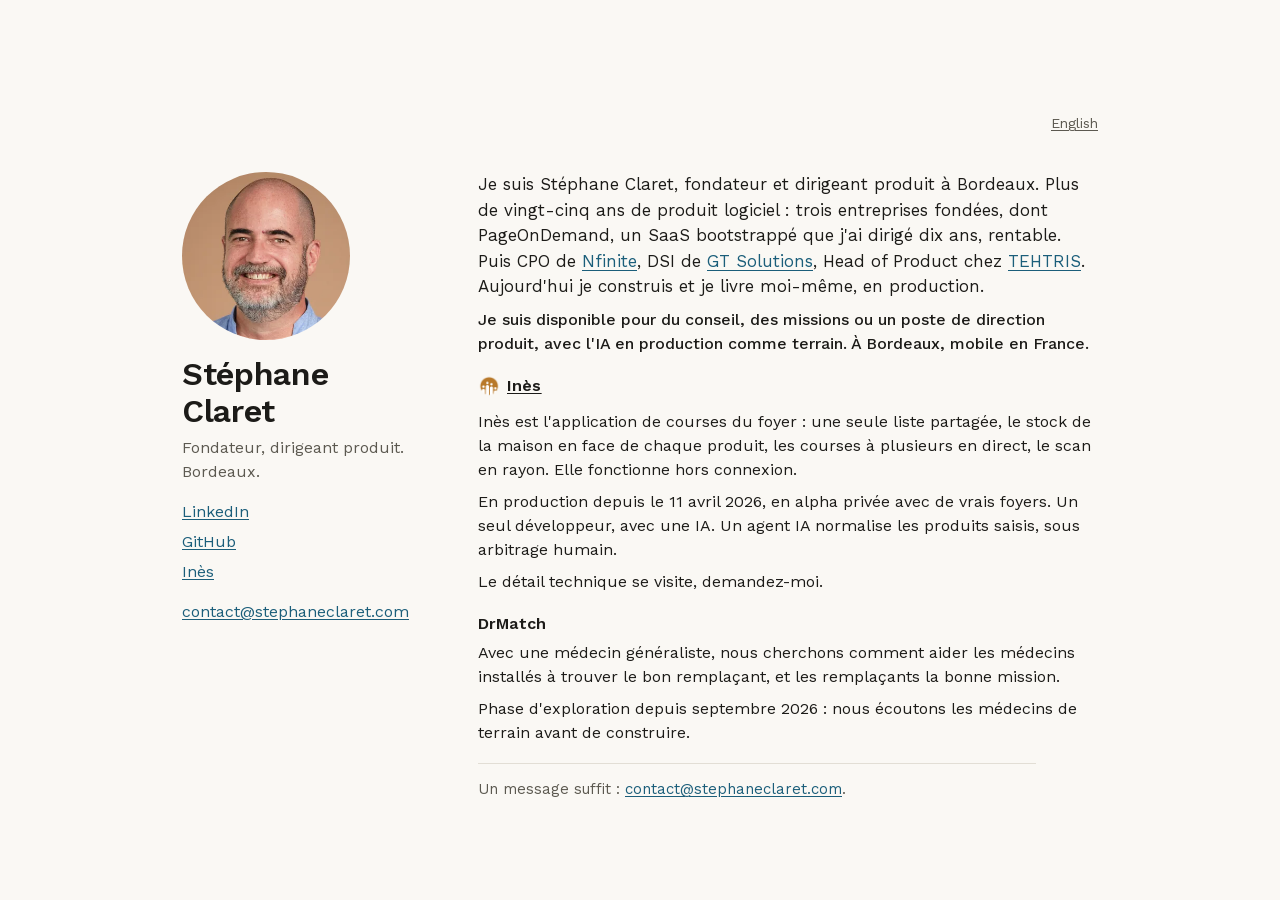
<file: index.html>
<!doctype html>
<html lang="fr">
<head>
<meta charset="utf-8">
<meta name="viewport" content="width=device-width, initial-scale=1, viewport-fit=cover">
<title>Stéphane Claret</title>
<meta name="description" content="Stéphane Claret, fondateur et dirigeant produit, Bordeaux. Je construis et je livre Inès en production. Disponible pour du conseil, des missions ou un poste de direction produit.">
<link rel="canonical" href="https://stephaneclaret.com/">
<link rel="alternate" hreflang="fr" href="https://stephaneclaret.com/">
<link rel="alternate" hreflang="en" href="https://stephaneclaret.com/en/">
<link rel="alternate" hreflang="x-default" href="https://stephaneclaret.com/">
<link rel="icon" href="assets/favicon.svg" type="image/svg+xml">
<link rel="stylesheet" href="assets/site.css">
<meta property="og:type" content="profile">
<meta property="og:locale" content="fr_FR">
<meta property="og:locale:alternate" content="en_GB">
<meta property="og:url" content="https://stephaneclaret.com/">
<meta property="og:site_name" content="Stéphane Claret">
<meta property="og:title" content="Stéphane Claret">
<meta property="og:description" content="Fondateur et dirigeant produit, Bordeaux. Je construis et je livre Inès en production. Disponible pour du conseil, des missions ou un poste de direction produit.">
<meta property="og:image" content="https://stephaneclaret.com/assets/og.jpg">
<meta property="og:image:secure_url" content="https://stephaneclaret.com/assets/og.jpg">
<meta property="og:image:type" content="image/jpeg">
<meta property="og:image:width" content="957">
<meta property="og:image:height" content="957">
<meta property="og:image:alt" content="Portrait de Stéphane Claret">
<meta name="twitter:card" content="summary">
<meta name="twitter:title" content="Stéphane Claret">
<meta name="twitter:description" content="Fondateur et dirigeant produit, Bordeaux. Disponible pour du conseil, des missions ou un poste de direction produit.">
<meta name="twitter:image" content="https://stephaneclaret.com/assets/og.jpg">
<script type="application/ld+json">
{
  "@context": "https://schema.org",
  "@graph": [
    {
      "@type": "Person",
      "@id": "https://stephaneclaret.com/#person",
      "name": "Stéphane Claret",
      "url": "https://stephaneclaret.com/",
      "image": "https://stephaneclaret.com/assets/og.jpg",
      "jobTitle": "Fondateur, dirigeant produit",
      "description": "Fondateur et dirigeant produit à Bordeaux. Construit et livre Inès en production. Disponible pour du conseil, des missions ou un poste de direction produit.",
      "email": "mailto:contact@stephaneclaret.com",
      "address": { "@type": "PostalAddress", "addressLocality": "Bordeaux", "addressCountry": "FR" },
      "knowsLanguage": ["fr", "en"],
      "knowsAbout": ["Direction produit", "SaaS", "IA en production", "Tarification et monétisation"],
      "sameAs": ["https://www.linkedin.com/in/stephaneclaret", "https://github.com/StephaneClaret"]
    },
    {
      "@type": "Organization",
      "@id": "https://ines.family/#organization",
      "name": "Inès",
      "url": "https://ines.family/",
      "description": "Application de courses du foyer. En production depuis le 11 avril 2026.",
      "founder": { "@id": "https://stephaneclaret.com/#person" },
      "foundingDate": "2026-04-11"
    },
    {
      "@type": "Organization",
      "@id": "https://stephaneclaret.com/#drmatch",
      "name": "DrMatch",
      "description": "Projet en exploration depuis septembre 2026 : aider les médecins généralistes installés à trouver le bon remplaçant, et les remplaçants la bonne mission.",
      "founder": { "@id": "https://stephaneclaret.com/#person" }
    },
    {
      "@type": "WebSite",
      "@id": "https://stephaneclaret.com/#website",
      "url": "https://stephaneclaret.com/",
      "name": "Stéphane Claret",
      "inLanguage": ["fr", "en"],
      "about": { "@id": "https://stephaneclaret.com/#person" }
    }
  ]
}
</script>
</head>
<body>
<div class="page">
  <p class="lang"><a href="en/" hreflang="en" lang="en">English</a></p>

  <header class="aside">
    <img class="photo" src="assets/photo-320.webp" srcset="assets/photo-320.webp 320w, assets/photo-640.webp 640w" sizes="(min-width: 860px) 168px, 136px" width="320" height="320" alt="Portrait de Stéphane Claret" fetchpriority="high">
    <div>
      <h1>Stéphane Claret</h1>
      <p class="tagline">Fondateur, dirigeant produit. Bordeaux.</p>
    </div>
    <ul class="links">
      <li><a href="https://www.linkedin.com/in/stephaneclaret" target="_blank" rel="me noopener">LinkedIn</a></li>
      <li><a href="https://github.com/StephaneClaret" target="_blank" rel="me noopener">GitHub</a></li>
      <li><a href="https://ines.family" target="_blank" rel="noopener">Inès</a></li>
      <li class="mail"><a href="mailto:contact@stephaneclaret.com">contact@stephaneclaret.com</a></li>
    </ul>
  </header>

  <main class="main">
    <section class="block">
      <p class="lede">Je suis Stéphane Claret, fondateur et dirigeant produit à Bordeaux. Plus de vingt-cinq ans de produit logiciel : trois entreprises fondées, dont PageOnDemand, un SaaS bootstrappé que j'ai dirigé dix ans, rentable. Puis CPO de <a href="https://nfinite.ai" target="_blank" rel="noopener">Nfinite</a>, DSI de <a href="https://gt-solutions.fr" target="_blank" rel="noopener">GT Solutions</a>, Head of Product chez <a href="https://tehtris.com" target="_blank" rel="noopener">TEHTRIS</a>. Aujourd'hui je construis et je livre moi-même, en production.</p>
      <p class="avail">Je suis disponible pour du conseil, des missions ou un poste de direction produit, avec l'IA en production comme terrain. À Bordeaux, mobile en France.</p>
    </section>

    <section class="block">
      <h2><a href="https://ines.family" target="_blank" rel="noopener"><img class="mark" src="assets/ines-mark.png" alt="" width="96" height="96">Inès</a></h2>
      <p>Inès est l'application de courses du foyer : une seule liste partagée, le stock de la maison en face de chaque produit, les courses à plusieurs en direct, le scan en rayon. Elle fonctionne hors connexion.</p>
      <p>En production depuis le 11 avril 2026, en alpha privée avec de vrais foyers. Un seul développeur, avec une IA. Un agent IA normalise les produits saisis, sous arbitrage humain.</p>
      <p>Le détail technique se visite, demandez-moi.</p>
    </section>

    <section class="block">
      <h2>DrMatch</h2>
      <p>Avec une médecin généraliste, nous cherchons comment aider les médecins installés à trouver le bon remplaçant, et les remplaçants la bonne mission.</p>
      <p>Phase d'exploration depuis septembre 2026 : nous écoutons les médecins de terrain avant de construire.</p>
    </section>

    <p class="block contact">Un message suffit : <a href="mailto:contact@stephaneclaret.com">contact@stephaneclaret.com</a>.</p>
  </main>
</div>
</body>
</html>
</file>
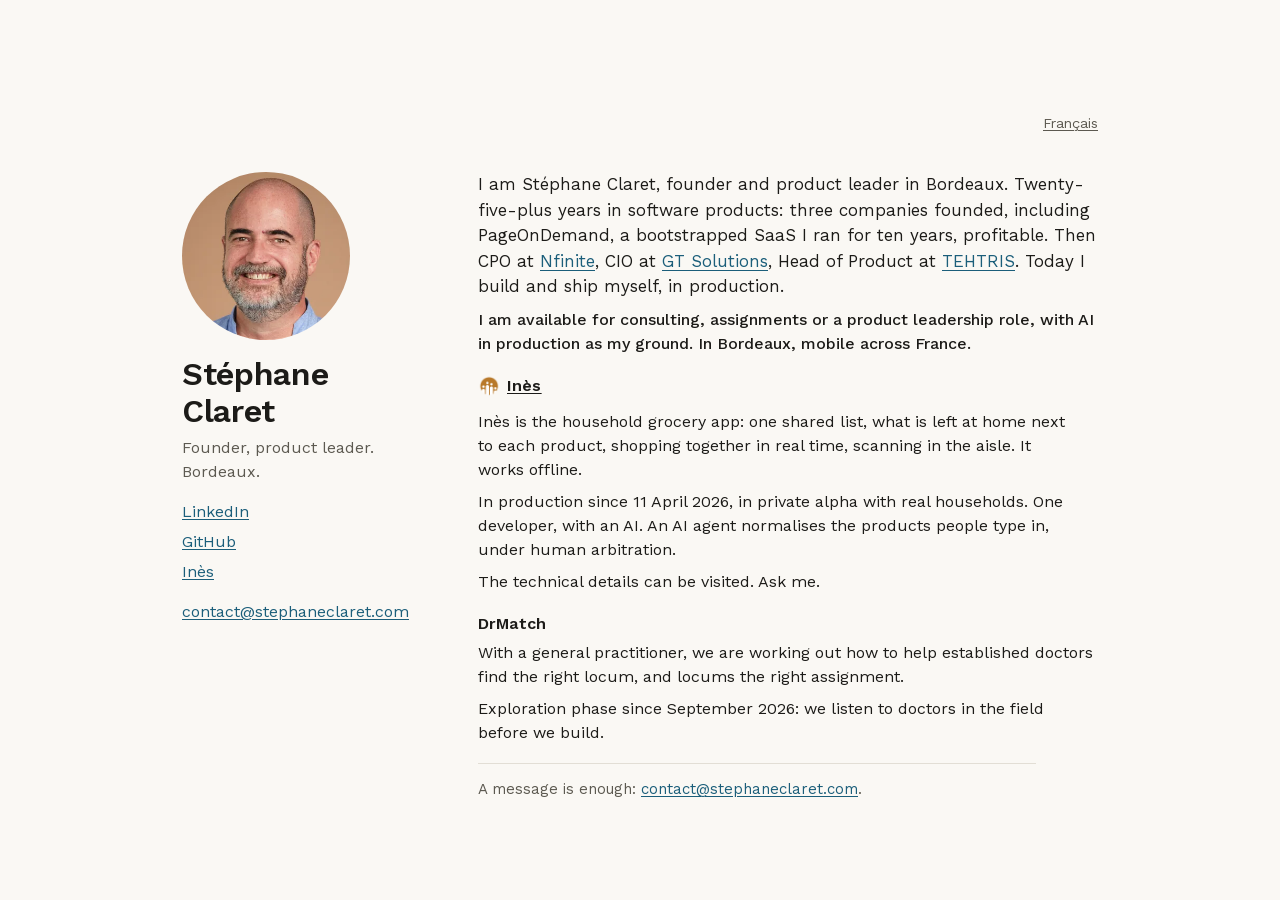
<file: en/index.html>
<!doctype html>
<html lang="en">
<head>
<meta charset="utf-8">
<meta name="viewport" content="width=device-width, initial-scale=1, viewport-fit=cover">
<title>Stéphane Claret</title>
<meta name="description" content="Stéphane Claret, founder and product leader, Bordeaux. I build and ship Inès in production. Available for consulting, assignments or a product leadership role.">
<link rel="canonical" href="https://stephaneclaret.com/en/">
<link rel="alternate" hreflang="fr" href="https://stephaneclaret.com/">
<link rel="alternate" hreflang="en" href="https://stephaneclaret.com/en/">
<link rel="alternate" hreflang="x-default" href="https://stephaneclaret.com/">
<link rel="icon" href="../assets/favicon.svg" type="image/svg+xml">
<link rel="stylesheet" href="../assets/site.css">
<meta property="og:type" content="profile">
<meta property="og:locale" content="en_GB">
<meta property="og:locale:alternate" content="fr_FR">
<meta property="og:url" content="https://stephaneclaret.com/en/">
<meta property="og:site_name" content="Stéphane Claret">
<meta property="og:title" content="Stéphane Claret">
<meta property="og:description" content="Founder and product leader, Bordeaux. I build and ship Inès in production. Available for consulting, assignments or a product leadership role.">
<meta property="og:image" content="https://stephaneclaret.com/assets/og.jpg">
<meta property="og:image:secure_url" content="https://stephaneclaret.com/assets/og.jpg">
<meta property="og:image:type" content="image/jpeg">
<meta property="og:image:width" content="957">
<meta property="og:image:height" content="957">
<meta property="og:image:alt" content="Portrait of Stéphane Claret">
<meta name="twitter:card" content="summary">
<meta name="twitter:title" content="Stéphane Claret">
<meta name="twitter:description" content="Founder and product leader, Bordeaux. Available for consulting, assignments or a product leadership role.">
<meta name="twitter:image" content="https://stephaneclaret.com/assets/og.jpg">
<script type="application/ld+json">
{
  "@context": "https://schema.org",
  "@graph": [
    {
      "@type": "Person",
      "@id": "https://stephaneclaret.com/#person",
      "name": "Stéphane Claret",
      "url": "https://stephaneclaret.com/en/",
      "image": "https://stephaneclaret.com/assets/og.jpg",
      "jobTitle": "Founder, product leader",
      "description": "Founder and product leader in Bordeaux. Builds and ships Inès in production. Available for consulting, assignments or a product leadership role.",
      "email": "mailto:contact@stephaneclaret.com",
      "address": { "@type": "PostalAddress", "addressLocality": "Bordeaux", "addressCountry": "FR" },
      "knowsLanguage": ["fr", "en"],
      "knowsAbout": ["Product leadership", "SaaS", "AI in production", "Pricing and monetisation"],
      "sameAs": ["https://www.linkedin.com/in/stephaneclaret", "https://github.com/StephaneClaret"]
    },
    {
      "@type": "Organization",
      "@id": "https://ines.family/#organization",
      "name": "Inès",
      "url": "https://ines.family/",
      "description": "The household grocery app. In production since 11 April 2026.",
      "founder": { "@id": "https://stephaneclaret.com/#person" },
      "foundingDate": "2026-04-11"
    },
    {
      "@type": "Organization",
      "@id": "https://stephaneclaret.com/#drmatch",
      "name": "DrMatch",
      "description": "Project in exploration since September 2026: helping established general practitioners find the right locum, and locums the right assignment.",
      "founder": { "@id": "https://stephaneclaret.com/#person" }
    },
    {
      "@type": "WebSite",
      "@id": "https://stephaneclaret.com/#website",
      "url": "https://stephaneclaret.com/",
      "name": "Stéphane Claret",
      "inLanguage": ["fr", "en"],
      "about": { "@id": "https://stephaneclaret.com/#person" }
    }
  ]
}
</script>
</head>
<body>
<div class="page">
  <p class="lang"><a href="../" hreflang="fr" lang="fr">Français</a></p>

  <header class="aside">
    <img class="photo" src="../assets/photo-320.webp" srcset="../assets/photo-320.webp 320w, ../assets/photo-640.webp 640w" sizes="(min-width: 860px) 168px, 136px" width="320" height="320" alt="Portrait of Stéphane Claret" fetchpriority="high">
    <div>
      <h1>Stéphane Claret</h1>
      <p class="tagline">Founder, product leader. Bordeaux.</p>
    </div>
    <ul class="links">
      <li><a href="https://www.linkedin.com/in/stephaneclaret" target="_blank" rel="me noopener">LinkedIn</a></li>
      <li><a href="https://github.com/StephaneClaret" target="_blank" rel="me noopener">GitHub</a></li>
      <li><a href="https://ines.family" target="_blank" rel="noopener">Inès</a></li>
      <li class="mail"><a href="mailto:contact@stephaneclaret.com">contact@stephaneclaret.com</a></li>
    </ul>
  </header>

  <main class="main">
    <section class="block">
      <p class="lede">I am Stéphane Claret, founder and product leader in Bordeaux. Twenty-five-plus years in software products: three companies founded, including PageOnDemand, a bootstrapped SaaS I ran for ten years, profitable. Then CPO at <a href="https://nfinite.ai" target="_blank" rel="noopener">Nfinite</a>, CIO at <a href="https://gt-solutions.fr" target="_blank" rel="noopener">GT Solutions</a>, Head of Product at <a href="https://tehtris.com" target="_blank" rel="noopener">TEHTRIS</a>. Today I build and ship myself, in production.</p>
      <p class="avail">I am available for consulting, assignments or a product leadership role, with AI in production as my ground. In Bordeaux, mobile across France.</p>
    </section>

    <section class="block">
      <h2><a href="https://ines.family" target="_blank" rel="noopener"><img class="mark" src="../assets/ines-mark.png" alt="" width="96" height="96">Inès</a></h2>
      <p>Inès is the household grocery app: one shared list, what is left at home next to each product, shopping together in real time, scanning in the aisle. It works offline.</p>
      <p>In production since 11 April 2026, in private alpha with real households. One developer, with an AI. An AI agent normalises the products people type in, under human arbitration.</p>
      <p>The technical details can be visited. Ask me.</p>
    </section>

    <section class="block">
      <h2>DrMatch</h2>
      <p>With a general practitioner, we are working out how to help established doctors find the right locum, and locums the right assignment.</p>
      <p>Exploration phase since September 2026: we listen to doctors in the field before we build.</p>
    </section>

    <p class="block contact">A message is enough: <a href="mailto:contact@stephaneclaret.com">contact@stephaneclaret.com</a>.</p>
  </main>
</div>
</body>
</html>
</file>
<file: assets/site.css>
/* stephaneclaret.com — une page, une colonne de texte, la photo à gauche sur grand écran.
   Aucune ressource externe : police auto-hébergée, pas de script. */

@font-face {
  font-family: "Work Sans"; font-style: normal; font-weight: 400 700; font-display: swap;
  src: url("fonts/work-sans-latin.woff2") format("woff2");
  unicode-range: U+0000-00FF, U+0131, U+0152-0153, U+02BB-02BC, U+02C6, U+02DA, U+02DC, U+0304, U+0308, U+0329, U+2000-206F, U+20AC, U+2122, U+2191, U+2193, U+2212, U+2215, U+FEFF, U+FFFD;
}
@font-face {
  font-family: "Work Sans"; font-style: normal; font-weight: 400 700; font-display: swap;
  src: url("fonts/work-sans-latin-ext.woff2") format("woff2");
  unicode-range: U+0100-02BA, U+02BD-02C5, U+02C7-02CC, U+02CE-02D7, U+02DD-02FF, U+0304, U+0308, U+0329, U+1D00-1DBF, U+1E00-1E9F, U+1EF2-1EFF, U+2020, U+20A0-20AB, U+20AD-20C0, U+2113, U+2C60-2C7F, U+A720-A7FF;
}

:root {
  --bg: #faf8f4;
  --fg: #1c1b18;
  --muted: #5c5950;
  --rule: #e2ded5;
  --accent: #1b5e7a;
  --focus: #1b5e7a;
  color-scheme: light;
}
@media (prefers-color-scheme: dark) {
  :root {
    --bg: #141517;
    --fg: #ece9e2;
    --muted: #a8a399;
    --rule: #2c2e32;
    --accent: #86c0dc;
    --focus: #86c0dc;
    color-scheme: dark;
  }
}

* { box-sizing: border-box; }
html { height: 100%; }
body {
  margin: 0; min-height: 100%;
  background: var(--bg); color: var(--fg);
  font-family: "Work Sans", system-ui, -apple-system, "Segoe UI", Helvetica, Arial, sans-serif;
  font-size: 1rem; line-height: 1.5;
  -webkit-text-size-adjust: 100%;
  padding-left: max(20px, env(safe-area-inset-left, 0px));
  padding-right: max(20px, env(safe-area-inset-right, 0px));
  padding-block: 28px 36px;
}
a { color: var(--accent); text-decoration: underline; text-decoration-thickness: 1px; text-underline-offset: .15em; }
a:hover { text-decoration-thickness: 2px; }
a:focus-visible { outline: 2px solid var(--focus); outline-offset: 3px; border-radius: 2px; }

.page {
  max-width: 1040px; margin: 0 auto;
  display: grid; grid-template-columns: 1fr; gap: 24px 56px;
}
.lang { font-size: .875rem; color: var(--muted); text-align: right; }
.lang a { color: var(--muted); }

.aside { display: flex; flex-direction: column; gap: 16px; }
.photo {
  display: block; width: 136px; height: 136px; border-radius: 50%;
  object-fit: cover; max-width: 100%;
}
h1 { font-size: 1.75rem; font-weight: 600; line-height: 1.15; margin: 0; letter-spacing: -.01em; text-wrap: balance; }
.tagline { margin: 6px 0 0; color: var(--muted); font-size: 1rem; }

.links { list-style: none; margin: 0; padding: 0; display: grid; gap: 6px; font-size: 1rem; }
.links .mail { margin-top: 10px; }

.main { display: grid; gap: 18px; min-width: 0; }
.block { margin: 0; max-width: 62ch; }
.block p { margin: 0 0 .5em; text-wrap: pretty; }
.block p:last-child { margin-bottom: 0; }
h2 { font-size: 1rem; font-weight: 600; margin: 0 0 .35em; letter-spacing: .01em; }
h2 a { color: inherit; display: inline-flex; align-items: center; gap: 7px; }
.mark { width: 22px; height: 22px; flex: 0 0 auto; }
.lede { font-size: 1.0625rem; }
.avail { font-weight: 500; }
.contact { color: var(--muted); font-size: .9375rem; border-top: 1px solid var(--rule); padding-top: 14px; }

@media (min-width: 860px) {
  body { padding-block: 24px; display: grid; align-content: center; }
  .page { grid-template-columns: 240px minmax(0, 1fr); align-items: start; }
  .lang { grid-column: 1 / -1; }
  .aside { position: sticky; top: 32px; }
  .photo { width: 168px; height: 168px; }
  h1 { font-size: 2rem; }
}

@media (prefers-reduced-motion: no-preference) {
  a { transition: text-decoration-thickness .12s ease; }
}
</file>
